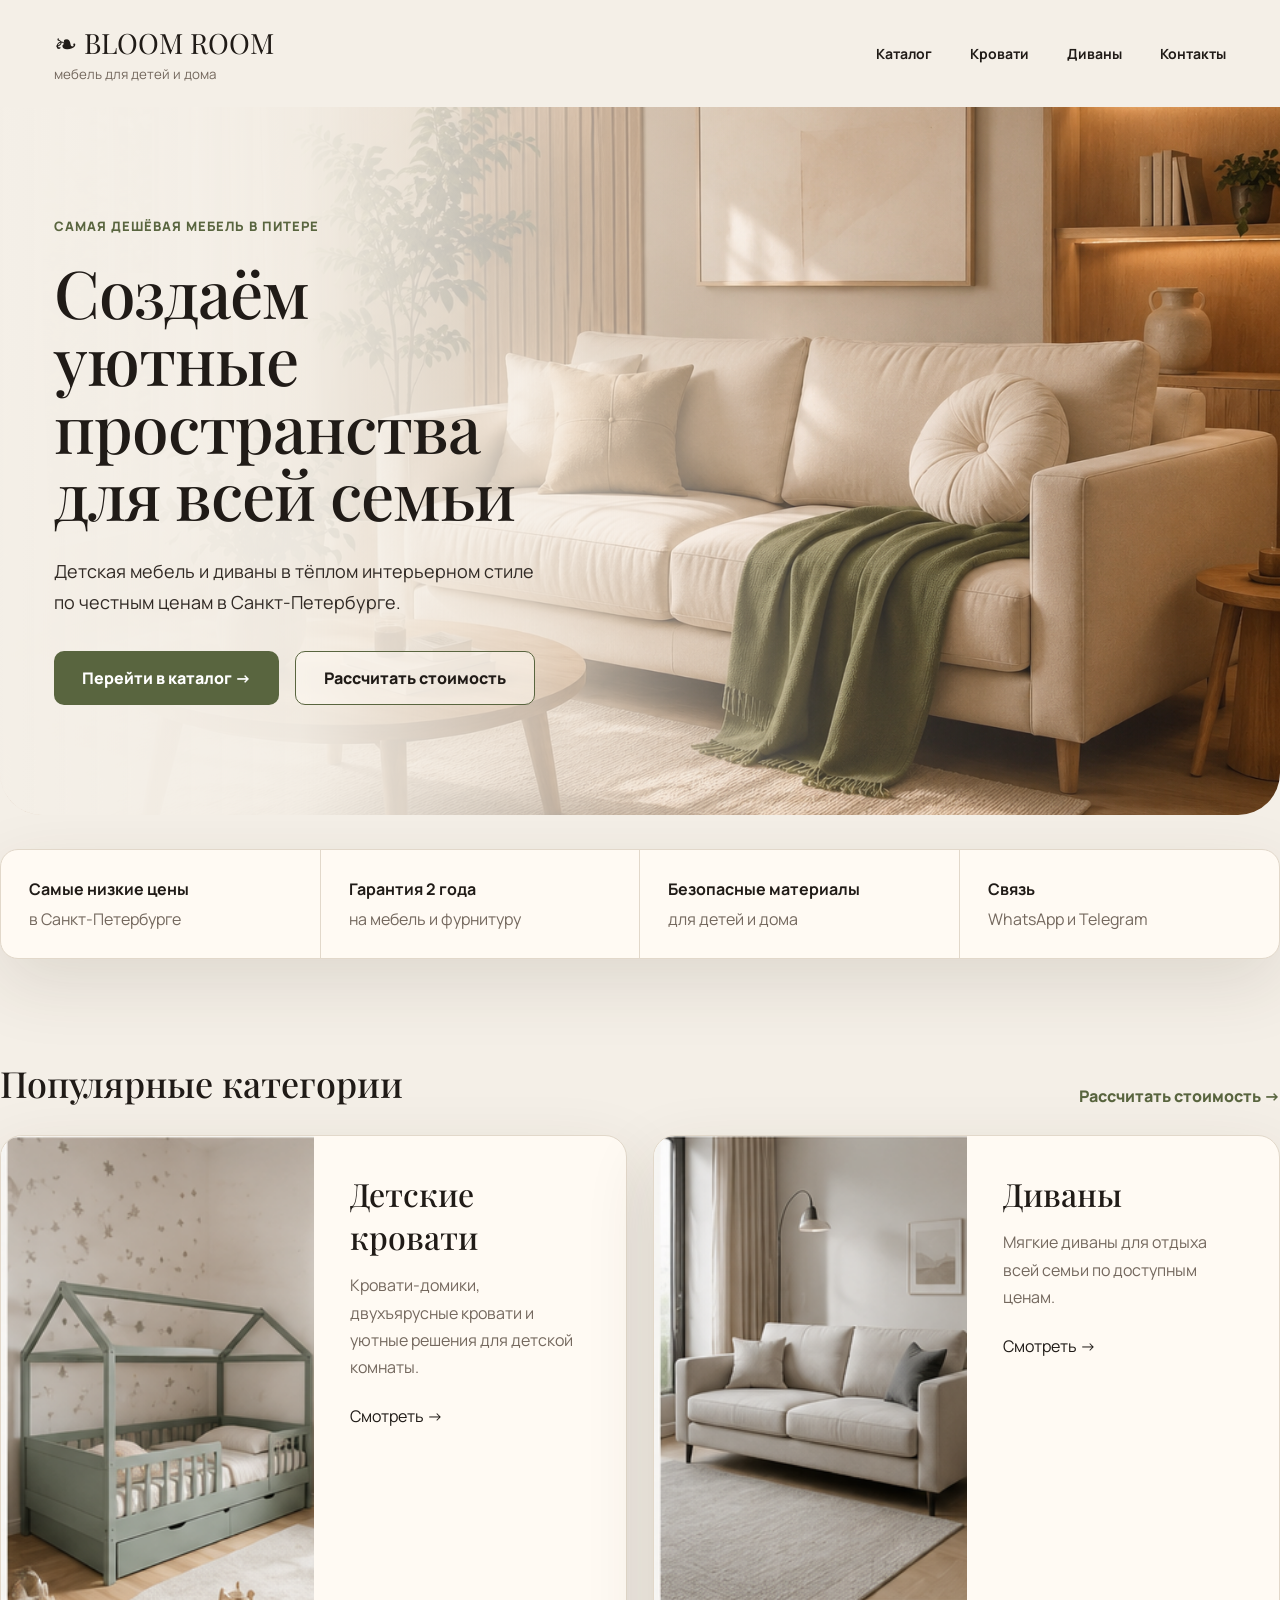
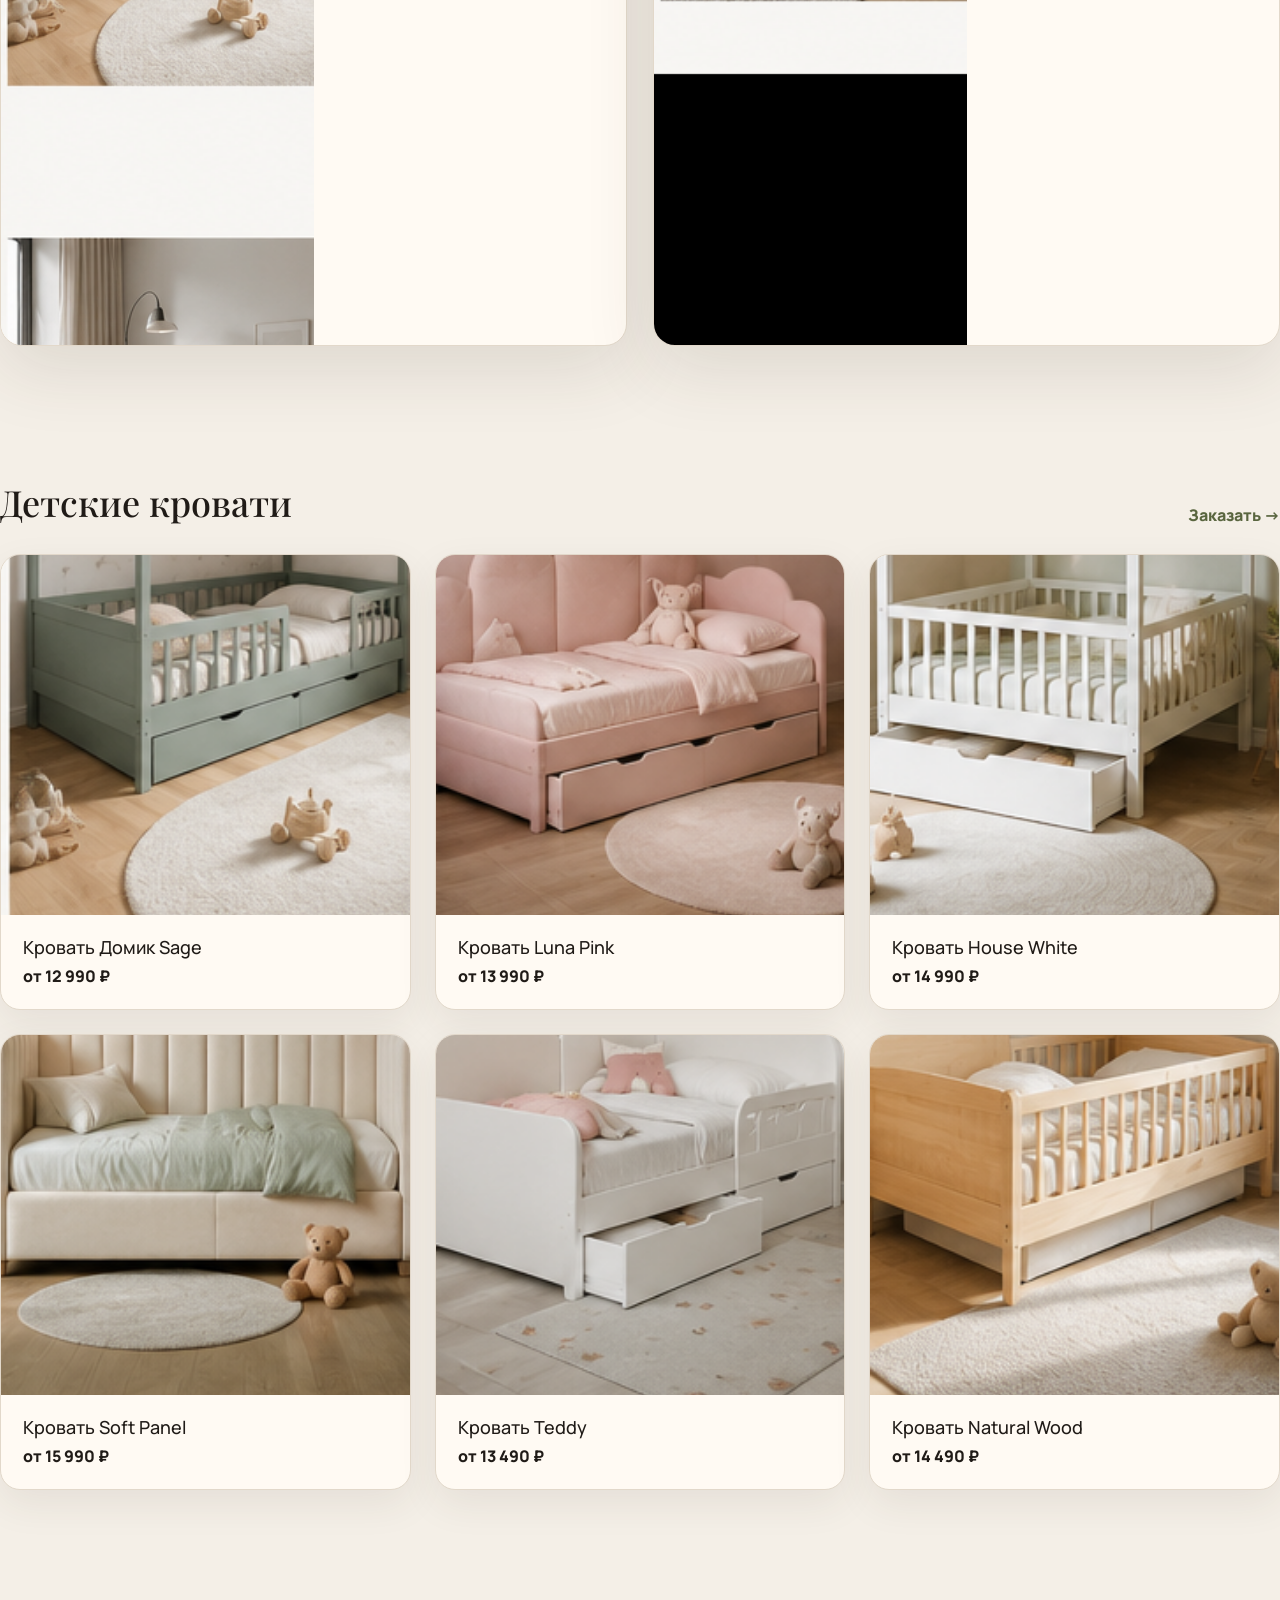
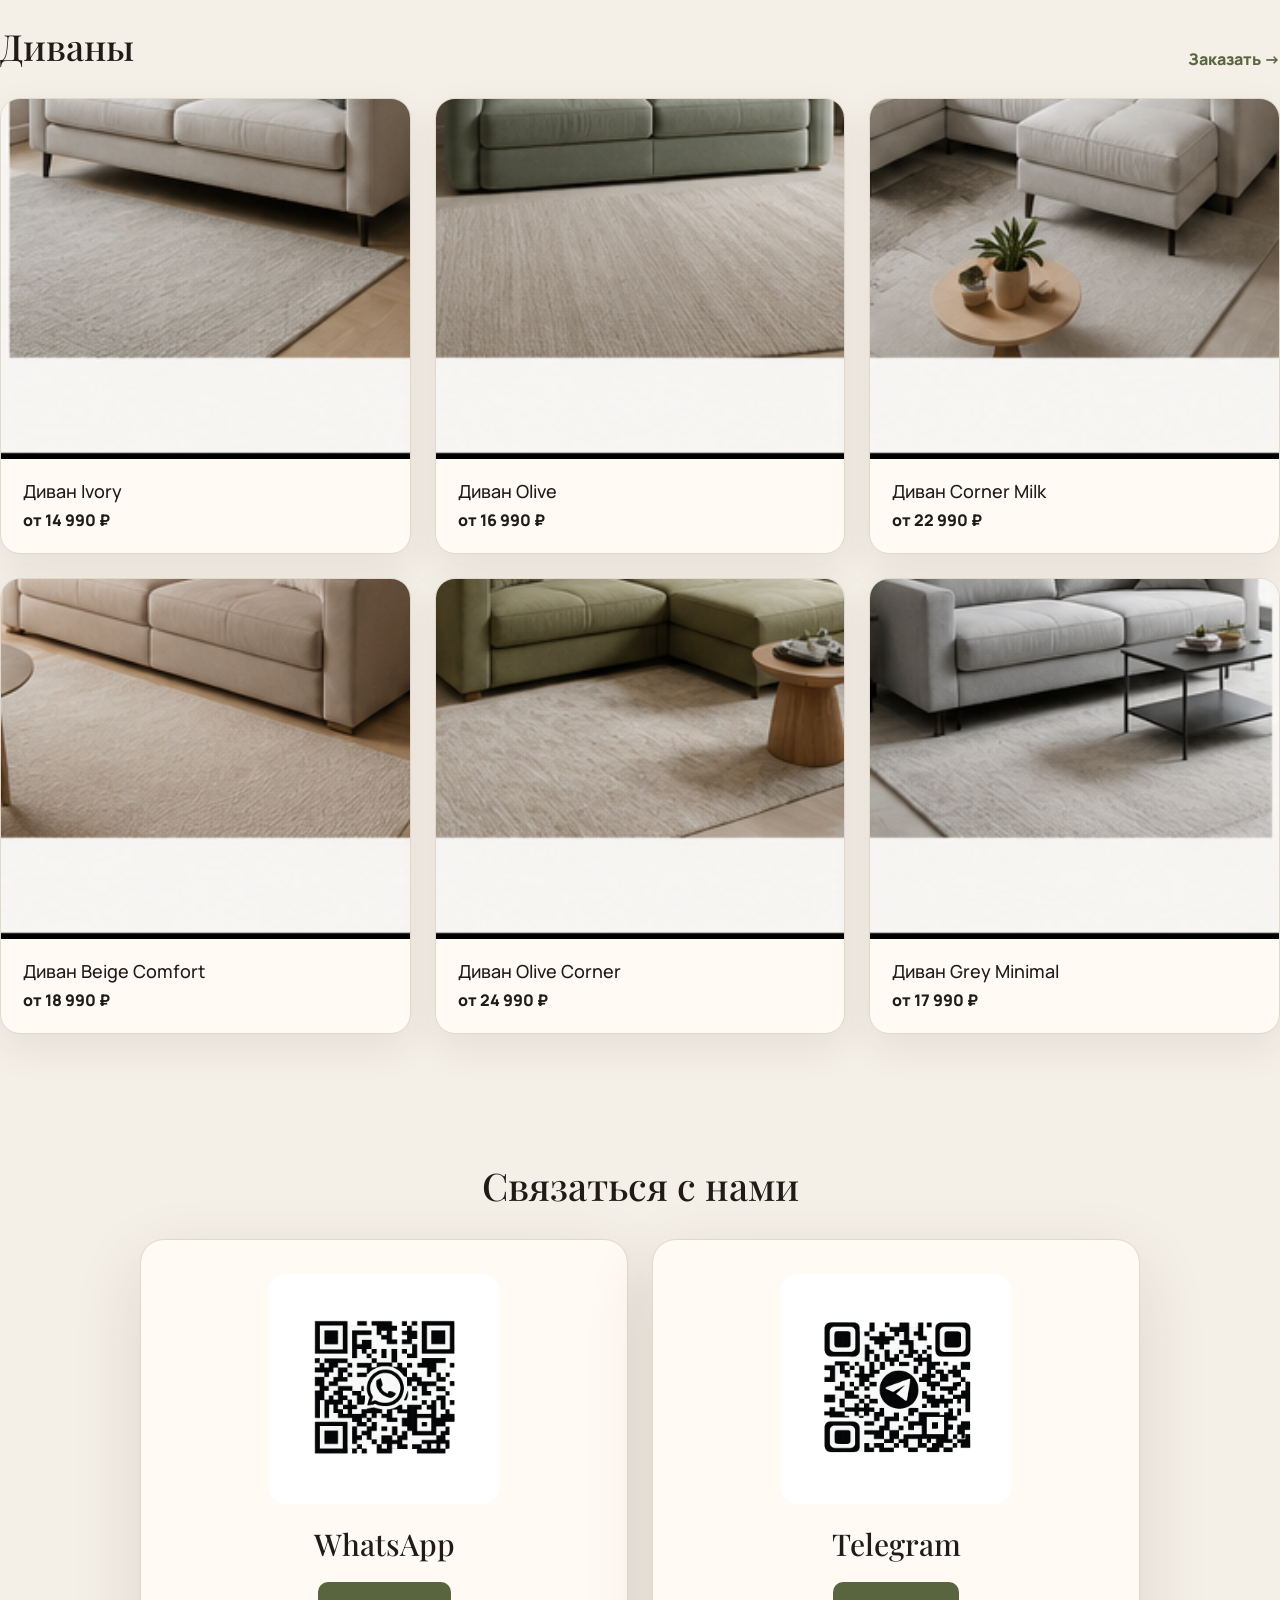
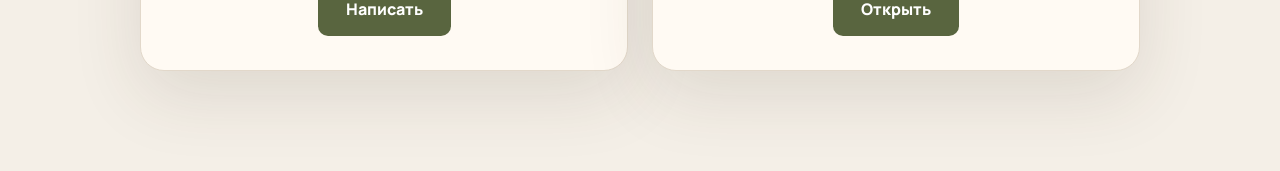
<file: index.html>
<!DOCTYPE html>
<html lang="ru">
<head>
  <meta charset="UTF-8" />
  <meta name="viewport" content="width=device-width, initial-scale=1.0" />
  <title>Bloom Room — мебель для детей и дома</title>
  <link rel="stylesheet" href="style.css" />
</head>
<body>

<header class="header">
  <a class="logo" href="#top">
    <span>❧ BLOOM ROOM</span>
    <small>мебель для детей и дома</small>
  </a>

  <nav class="nav" id="nav">
    <a href="#catalog">Каталог</a>
    <a href="#kids">Кровати</a>
    <a href="#sofas">Диваны</a>
    <a href="#contacts">Контакты</a>
  </nav>

  <button class="menu-btn" id="menuBtn">☰</button>
</header>

<main id="top">

  <section class="hero">
    <div class="hero-bg"></div>

    <div class="hero-content">
      <p class="eyebrow">самая дешёвая мебель в Питере</p>
      <h1>Создаём уютные пространства для всей семьи</h1>
      <p class="hero-text">
        Детская мебель и диваны в тёплом интерьерном стиле по честным ценам в Санкт-Петербурге.
      </p>

      <div class="hero-buttons">
        <a href="#catalog" class="btn primary">Перейти в каталог →</a>
        <a href="#contacts" class="btn secondary">Рассчитать стоимость</a>
      </div>
    </div>
  </section>

  <section class="benefits">
    <div><b>Самые низкие цены</b><span>в Санкт-Петербурге</span></div>
    <div><b>Гарантия 2 года</b><span>на мебель и фурнитуру</span></div>
    <div><b>Безопасные материалы</b><span>для детей и дома</span></div>
    <div><b>Связь</b><span>WhatsApp и Telegram</span></div>
  </section>

  <section class="section" id="catalog">
    <div class="section-head">
      <h2>Популярные категории</h2>
      <a href="#contacts">Рассчитать стоимость →</a>
    </div>

    <div class="category-grid">
      <article class="category">
        <img src="assets/kids_bed_1.png" alt="Детская мебель">
        <div>
          <h3>Детские кровати</h3>
          <p>Кровати-домики, двухъярусные кровати и уютные решения для детской комнаты.</p>
          <a href="#kids">Смотреть →</a>
        </div>
      </article>

      <article class="category">
        <img src="assets/sofa_1.png" alt="Диваны">
        <div>
          <h3>Диваны</h3>
          <p>Мягкие диваны для отдыха всей семьи по доступным ценам.</p>
          <a href="#sofas">Смотреть →</a>
        </div>
      </article>
    </div>
  </section>

  <section class="section" id="kids">
    <div class="section-head">
      <h2>Детские кровати</h2>
      <a href="#contacts">Заказать →</a>
    </div>

    <div class="product-grid">
      <article class="product"><img src="assets/kids_bed_1.png"><h3>Кровать Домик Sage</h3><p>от 12 990 ₽</p></article>
      <article class="product"><img src="assets/kids_bed_2.png"><h3>Кровать Luna Pink</h3><p>от 13 990 ₽</p></article>
      <article class="product"><img src="assets/kids_bed_3.png"><h3>Кровать House White</h3><p>от 14 990 ₽</p></article>
      <article class="product"><img src="assets/kids_bed_4.png"><h3>Кровать Soft Panel</h3><p>от 15 990 ₽</p></article>
      <article class="product"><img src="assets/kids_bed_5.png"><h3>Кровать Teddy</h3><p>от 13 490 ₽</p></article>
      <article class="product"><img src="assets/kids_bed_6.png"><h3>Кровать Natural Wood</h3><p>от 14 490 ₽</p></article>
    </div>
  </section>

  <section class="section" id="sofas">
    <div class="section-head">
      <h2>Диваны</h2>
      <a href="#contacts">Заказать →</a>
    </div>

    <div class="product-grid">
      <article class="product"><img src="assets/sofa_1.png"><h3>Диван Ivory</h3><p>от 14 990 ₽</p></article>
      <article class="product"><img src="assets/sofa_2.png"><h3>Диван Olive</h3><p>от 16 990 ₽</p></article>
      <article class="product"><img src="assets/sofa_3.png"><h3>Диван Corner Milk</h3><p>от 22 990 ₽</p></article>
      <article class="product"><img src="assets/sofa_4.png"><h3>Диван Beige Comfort</h3><p>от 18 990 ₽</p></article>
      <article class="product"><img src="assets/sofa_5.png"><h3>Диван Olive Corner</h3><p>от 24 990 ₽</p></article>
      <article class="product"><img src="assets/sofa_6.png"><h3>Диван Grey Minimal</h3><p>от 17 990 ₽</p></article>
    </div>
  </section>

  <section class="contacts" id="contacts">
    <h2>Связаться с нами</h2>

    <div class="contact-grid">
      <article>
        <img src="assets/whatsapp_black_qr.png" alt="WhatsApp QR">
        <h3>WhatsApp</h3>
        <a href="https://wa.me/79221049456" target="_blank" class="btn primary">Написать</a>
      </article>

      <article>
        <img src="assets/telegram_black_qr.png" alt="Telegram QR">
        <h3>Telegram</h3>
        <a href="https://t.me/MARIIA_SERGEEVNAAA" target="_blank" class="btn primary">Открыть</a>
      </article>
    </div>
  </section>

</main>

<script src="script.js"></script>
</body>
</html>
</file>
<file: style.css>
@import url('https://fonts.googleapis.com/css2?family=Manrope:wght@400;500;600;700;800&family=Playfair+Display:wght@500;600&display=swap');

:root{
  --bg:#f4efe7;
  --card:#fffaf3;
  --text:#201b17;
  --muted:#74685e;
  --olive:#59653f;
  --olive-dark:#404b2d;
  --line:#e2d8ca;
  --shadow:0 24px 70px rgba(62,48,35,.12);
}

*{box-sizing:border-box;margin:0;padding:0}
html{scroll-behavior:smooth}
body{
  background:var(--bg);
  color:var(--text);
  font-family:Manrope,Arial,sans-serif;
}
a{text-decoration:none;color:inherit}
img{display:block;max-width:100%}

.header{
  max-width:1500px;
  margin:auto;
  padding:24px 54px;
  display:flex;
  align-items:center;
  justify-content:space-between;
  position:sticky;
  top:0;
  z-index:50;
  background:rgba(244,239,231,.86);
  backdrop-filter:blur(18px);
}
.logo span{
  font-family:'Playfair Display',serif;
  font-size:28px;
  color:var(--text);
}
.logo small{
  display:block;
  color:var(--muted);
  margin-top:4px;
}
.nav{
  display:flex;
  gap:38px;
  font-weight:700;
  font-size:14px;
}
.menu-btn{
  display:none;
  background:none;
  border:0;
  font-size:28px;
}

.hero{
  max-width:1500px;
  margin:0 auto;
  min-height:650px;
  position:relative;
  overflow:hidden;
  border-radius:0 0 42px 42px;
}

/* ГЛАВНОЕ ФОТО С ГРАДИЕНТОМ ПО БОКУ */
.hero-bg{
  position:absolute;
  inset:0;
  background:
    linear-gradient(90deg,
      #f4efe7 0%,
      rgba(244,239,231,.96) 24%,
      rgba(244,239,231,.72) 42%,
      rgba(244,239,231,.18) 64%,
      rgba(244,239,231,0) 100%
    ),
    url('assets/hero_sofa_main.png');
  background-size:cover;
  background-position:center right;
  transform:scale(1.02);
  animation:heroZoom 10s ease-in-out infinite alternate;
}

@keyframes heroZoom{
  from{transform:scale(1.02)}
  to{transform:scale(1.06)}
}

.hero-content{
  position:relative;
  z-index:2;
  max-width:620px;
  padding:110px 54px;
}
.eyebrow{
  color:var(--olive);
  text-transform:uppercase;
  letter-spacing:1px;
  font-size:13px;
  font-weight:800;
  margin-bottom:24px;
}
h1,h2,h3{
  font-family:'Playfair Display',Georgia,serif;
  font-weight:500;
}
h1{
  font-size:66px;
  line-height:1.02;
  letter-spacing:-1px;
}
.hero-text{
  margin:28px 0 34px;
  max-width:500px;
  font-size:18px;
  line-height:1.7;
  color:#312a25;
}
.hero-buttons{
  display:flex;
  gap:16px;
  flex-wrap:wrap;
}
.btn{
  min-height:54px;
  padding:0 28px;
  border-radius:10px;
  display:inline-flex;
  align-items:center;
  justify-content:center;
  font-weight:800;
  transition:.35s;
}
.primary{
  background:var(--olive);
  color:white;
}
.primary:hover{
  background:var(--olive-dark);
  transform:translateY(-3px);
}
.secondary{
  border:1px solid var(--olive);
  background:rgba(255,250,243,.55);
}
.secondary:hover{
  background:var(--card);
  transform:translateY(-3px);
}

.benefits{
  max-width:1380px;
  margin:34px auto;
  display:grid;
  grid-template-columns:repeat(4,1fr);
  background:var(--card);
  border:1px solid var(--line);
  border-radius:18px;
  box-shadow:var(--shadow);
  overflow:hidden;
}
.benefits div{
  padding:28px;
  border-right:1px solid var(--line);
}
.benefits div:last-child{border-right:0}
.benefits b{display:block;margin-bottom:8px}
.benefits span{color:var(--muted)}

.section{
  max-width:1380px;
  margin:auto;
  padding:66px 0;
}
.section-head{
  display:flex;
  justify-content:space-between;
  align-items:end;
  margin-bottom:28px;
}
.section-head h2{
  font-size:36px;
}
.section-head a{
  color:var(--olive);
  font-weight:800;
}

.category-grid{
  display:grid;
  grid-template-columns:1fr 1fr;
  gap:26px;
}
.category{
  background:var(--card);
  border:1px solid var(--line);
  border-radius:22px;
  overflow:hidden;
  box-shadow:var(--shadow);
  display:grid;
  grid-template-columns:1fr 1fr;
  min-height:320px;
}
.category img{
  width:100%;
  height:100%;
  object-fit:cover;
}
.category div{
  padding:36px;
}
.category h3{
  font-size:32px;
  margin-bottom:14px;
}
.category p{
  color:var(--muted);
  line-height:1.7;
  margin-bottom:24px;
}

.product-grid{
  display:grid;
  grid-template-columns:repeat(3,1fr);
  gap:24px;
}
.product{
  background:var(--card);
  border:1px solid var(--line);
  border-radius:20px;
  overflow:hidden;
  box-shadow:0 14px 38px rgba(62,48,35,.08);
  transition:.35s;
}
.product:hover{
  transform:translateY(-7px);
  box-shadow:var(--shadow);
}
.product img{
  width:100%;
  height:360px;
  object-fit:cover;
  transition:.8s;
}
.product:hover img{
  transform:scale(1.04);
}
.product h3{
  font-family:Manrope,Arial,sans-serif;
  padding:20px 22px 6px;
  font-size:18px;
}
.product p{
  padding:0 22px 22px;
  font-weight:800;
}

.contacts{
  max-width:1000px;
  margin:60px auto 100px;
  text-align:center;
}
.contacts h2{
  font-size:38px;
  margin-bottom:28px;
}
.contact-grid{
  display:grid;
  grid-template-columns:1fr 1fr;
  gap:24px;
}
.contact-grid article{
  background:var(--card);
  border:1px solid var(--line);
  border-radius:24px;
  padding:34px;
  box-shadow:var(--shadow);
}
.contact-grid img{
  width:230px;
  height:230px;
  object-fit:contain;
  margin:0 auto 20px;
  background:white;
  padding:14px;
  border-radius:16px;
}
.contact-grid h3{
  font-size:30px;
  margin-bottom:18px;
}

@media(max-width:900px){
  .header{padding:18px 22px}
  .nav{
    display:none;
    position:absolute;
    left:20px;
    right:20px;
    top:76px;
    flex-direction:column;
    background:var(--card);
    padding:22px;
    border-radius:18px;
    box-shadow:var(--shadow);
  }
  .nav.open{display:flex}
  .menu-btn{display:block}

  .hero{
    min-height:620px;
    border-radius:0 0 28px 28px;
  }
  .hero-bg{
    background:
      linear-gradient(180deg,
        rgba(244,239,231,.96) 0%,
        rgba(244,239,231,.86) 36%,
        rgba(244,239,231,.22) 100%
      ),
      url('assets/hero_sofa_main.png');
    background-size:cover;
    background-position:center bottom;
  }
  .hero-content{
    padding:60px 22px;
  }
  h1{
    font-size:40px;
  }
  .hero-text{
    font-size:16px;
  }
  .benefits,
  .category-grid,
  .product-grid,
  .contact-grid{
    grid-template-columns:1fr;
    margin-left:22px;
    margin-right:22px;
  }
  .section{
    padding:50px 22px;
  }
  .category{
    grid-template-columns:1fr;
  }
  .category img{
    height:260px;
  }
  .product img{
    height:300px;
  }
}
</file>
